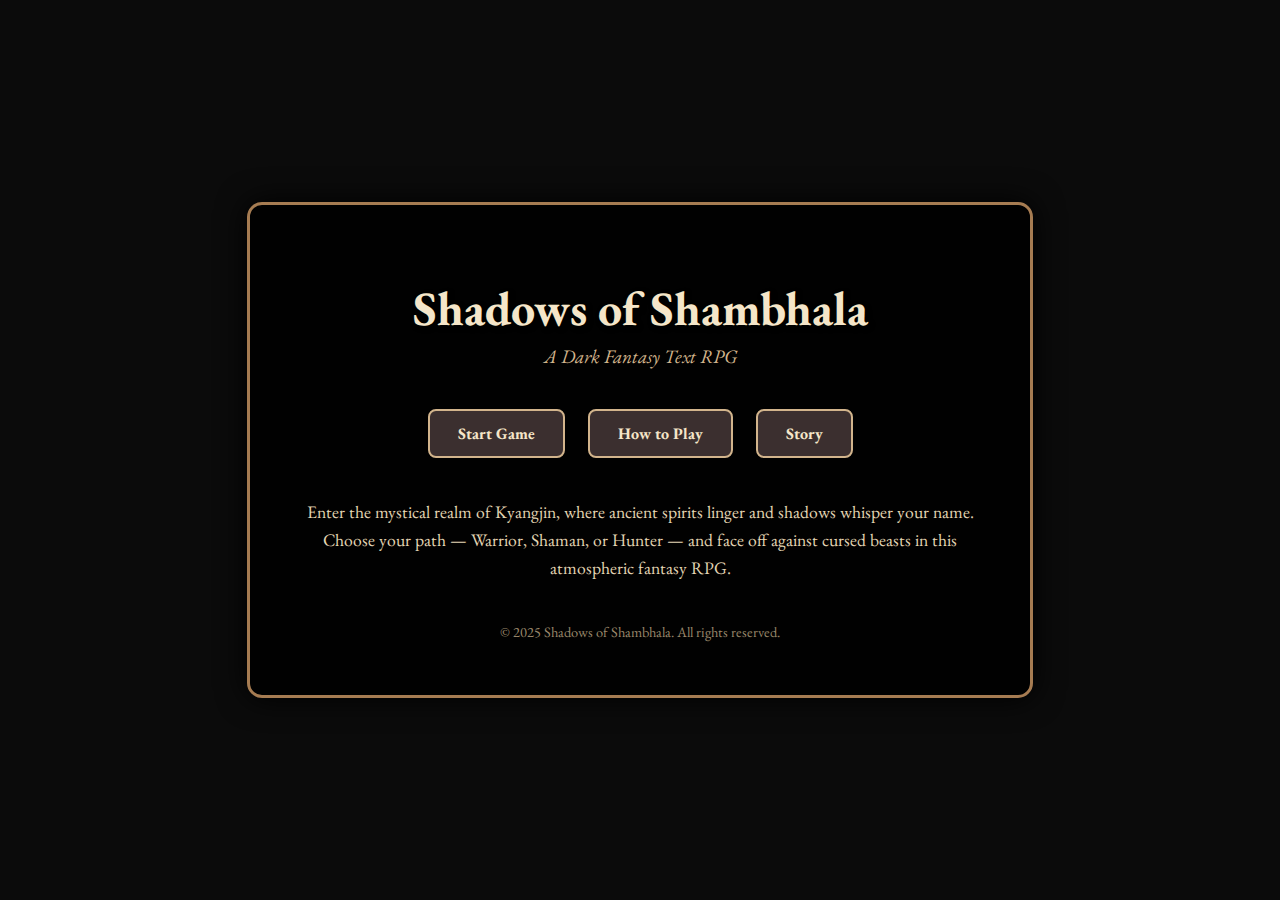
<file: html/index.html>
<!DOCTYPE html>
<html lang="en">
<head>
  <meta charset="UTF-8" />
  <meta name="viewport" content="width=device-width, initial-scale=1.0" />
  <title>Shadows of Shambhala</title>
  <link rel="stylesheet" href="../css/index.css" />
</head>
<body>
  <div class="container">
    <header>
      <h1>Shadows of Shambhala</h1>
      <p class="subtitle">A Dark Fantasy Text RPG</p>
    </header>

    <nav>
      <a href="game.html" class="btn">Start Game</a>
      <a href="about.html" class="btn">How to Play</a>
      <a href="story.html" class="btn">Story</a>
    </nav>

    <section class="intro">
      <p>
        Enter the mystical realm of Kyangjin, where ancient spirits linger and shadows whisper your name.
        Choose your path — Warrior, Shaman, or Hunter — and face off against cursed beasts in this atmospheric fantasy RPG.
      </p>
    </section>
   

    <footer>
      <p>&copy; 2025 Shadows of Shambhala. All rights reserved.</p>
    </footer>
  </div>
</body>
</html>
</file>
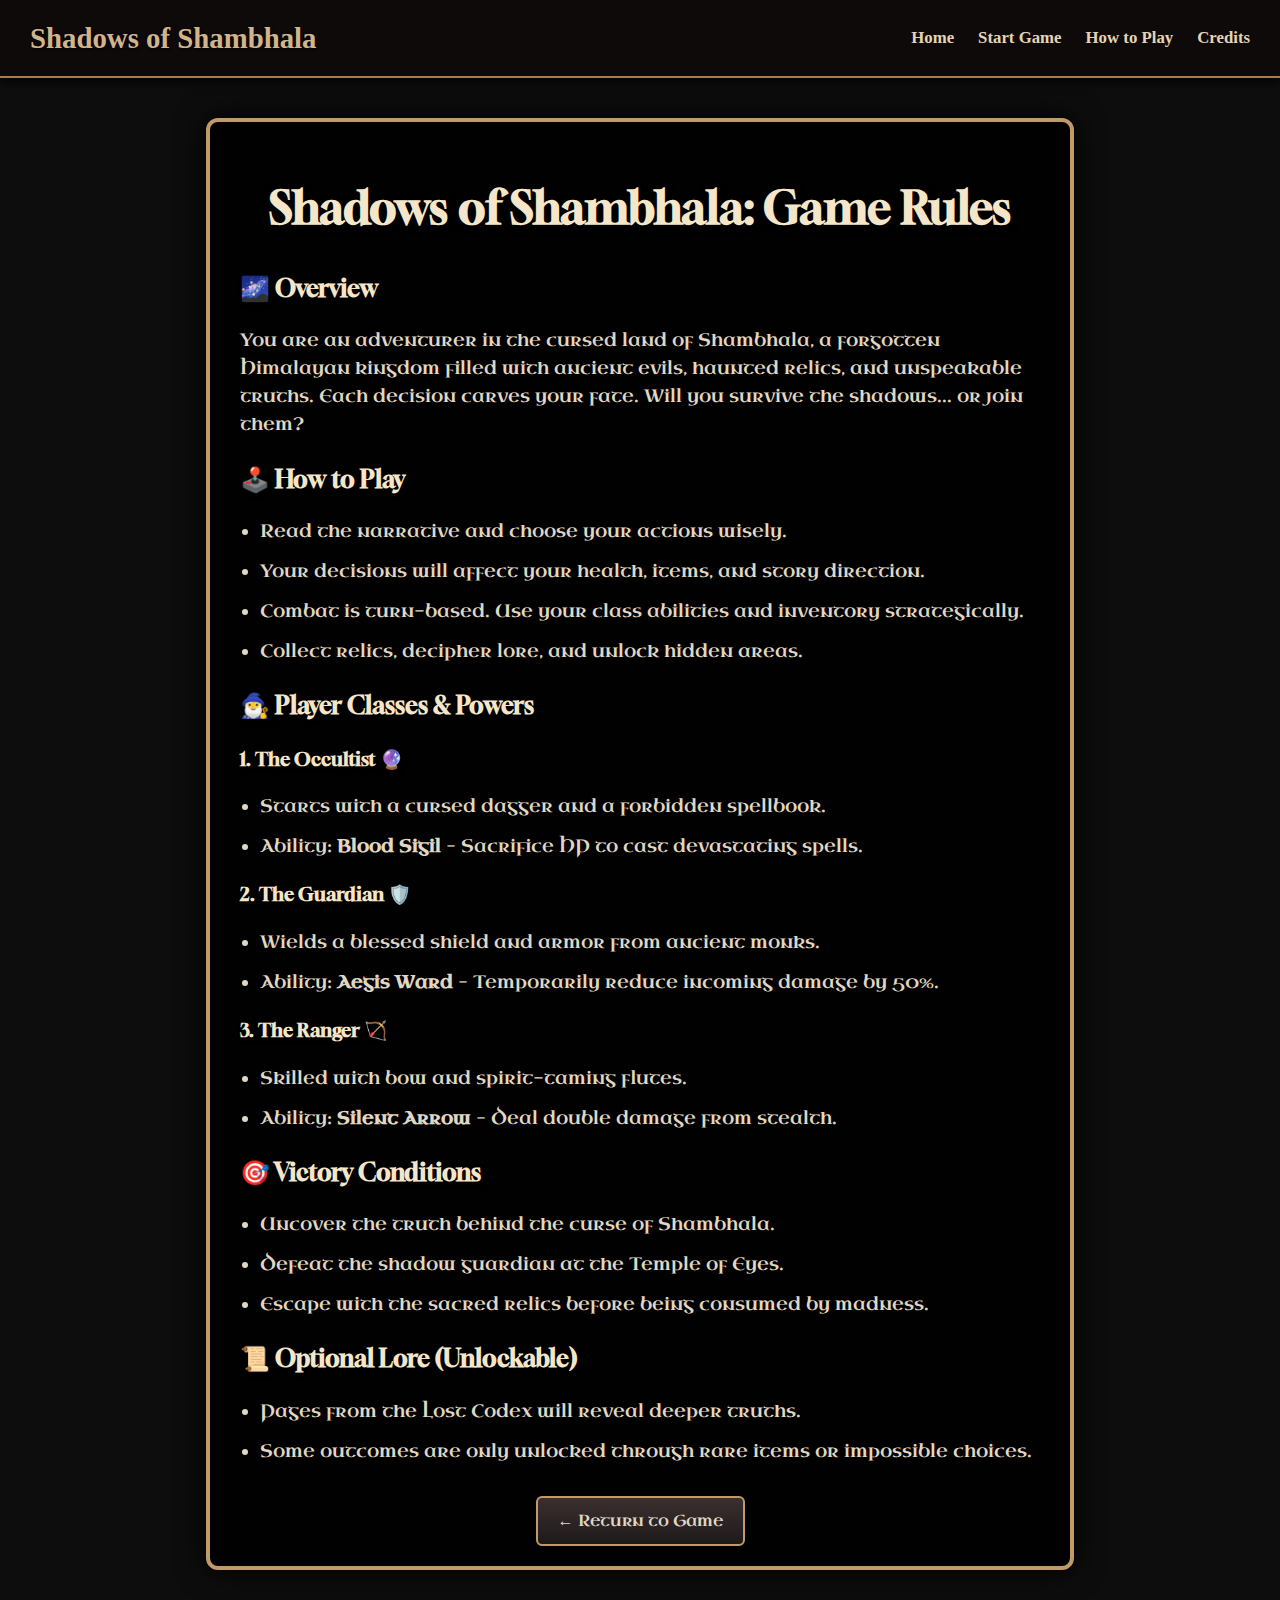
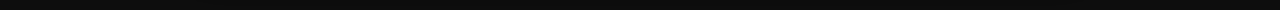
<file: about.html>
<!DOCTYPE html>
<html lang="en">
<head>
  <meta charset="UTF-8">
  <meta name="viewport" content="width=device-width, initial-scale=1">
  <title>Game Rules - Shadows of Shambhala</title>
  <!-- Import Gloock font -->
  <link href="https://fonts.googleapis.com/css2?family=Gloock&display=swap" rel="stylesheet">
  <link rel="stylesheet" href="about.css">
  <link rel="stylesheet" href="styles.css">
</head>
<body>
    <header class="navbar">
  <div class="nav-title">Shadows of Shambhala</div>
  <nav class="nav-links">
    <a href="index.html">Home</a>
    <a href="game.html">Start Game</a>
    <a href="rules.html">How to Play</a>
    <a href="credits.html">Credits</a>
  </nav>
</header>

  <div class="container">
    <h1>Shadows of Shambhala: Game Rules</h1>

    <h2>🌌 Overview</h2>
    <p>You are an adventurer in the cursed land of Shambhala, a forgotten Himalayan kingdom filled with ancient evils, haunted relics, and unspeakable truths. Each decision carves your fate. Will you survive the shadows... or join them?</p>

    <h2>🕹️ How to Play</h2>
    <ul>
      <li>Read the narrative and choose your actions wisely.</li>
      <li>Your decisions will affect your health, items, and story direction.</li>
      <li>Combat is turn-based. Use your class abilities and inventory strategically.</li>
      <li>Collect relics, decipher lore, and unlock hidden areas.</li>
    </ul>

    <h2>🧙‍♂️ Player Classes & Powers</h2>

    <h3>1. The Occultist 🔮</h3>
    <ul>
      <li>Starts with a cursed dagger and a forbidden spellbook.</li>
      <li>Ability: <strong>Blood Sigil</strong> – Sacrifice HP to cast devastating spells.</li>
    </ul>

    <h3>2. The Guardian 🛡️</h3>
    <ul>
      <li>Wields a blessed shield and armor from ancient monks.</li>
      <li>Ability: <strong>Aegis Ward</strong> – Temporarily reduce incoming damage by 50%.</li>
    </ul>

    <h3>3. The Ranger 🏹</h3>
    <ul>
      <li>Skilled with bow and spirit-taming flutes.</li>
      <li>Ability: <strong>Silent Arrow</strong> – Deal double damage from stealth.</li>
    </ul>

    <h2>🎯 Victory Conditions</h2>
    <ul>
      <li>Uncover the truth behind the curse of Shambhala.</li>
      <li>Defeat the shadow guardian at the Temple of Eyes.</li>
      <li>Escape with the sacred relics before being consumed by madness.</li>
    </ul>

    <h2>📜 Optional Lore (Unlockable)</h2>
    <ul>
      <li>Pages from the Lost Codex will reveal deeper truths.</li>
      <li>Some outcomes are only unlocked through rare items or impossible choices.</li>
    </ul>

    <a href="index.html" class="back-btn">← Return to Game</a>
  </div>
</body>
</html>
</file>
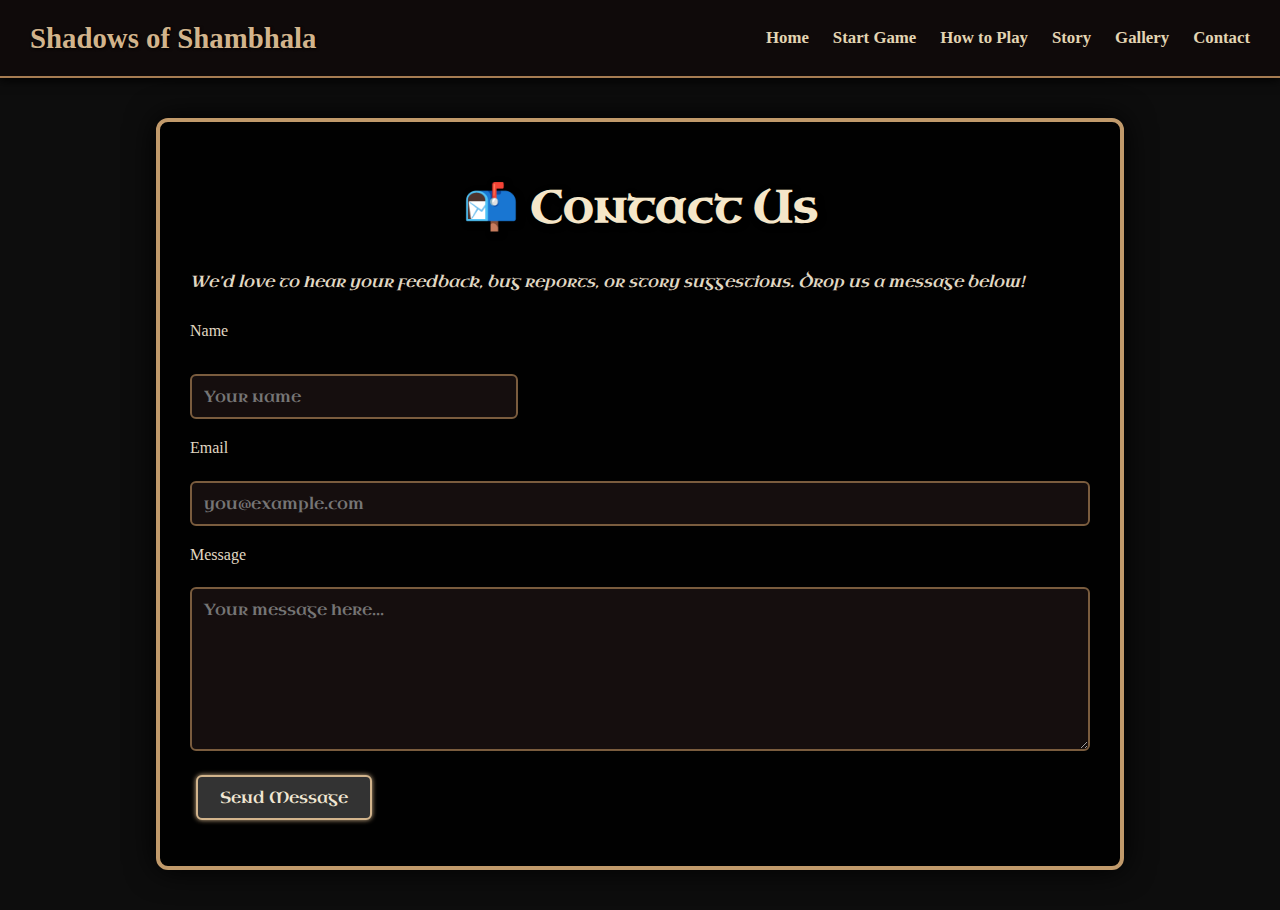
<file: contact.html>
<!DOCTYPE html>
<html lang="en">
<head>
  <meta charset="UTF-8" />
  <meta name="viewport" content="width=device-width, initial-scale=1.0"/>
  <title>Contact Us | Shadows of Shambhala</title>
  <link rel="stylesheet" href="styles.css" />
  <link rel="stylesheet" href="contact.css" />
</head>
<body>
  <header class="navbar">
    <div class="nav-title">Shadows of Shambhala</div>
    <nav class="nav-links">
      <a href="index.html">Home</a>
      <a href="game.html">Start Game</a>
      <a href="about.html">How to Play</a>
      <a href="story.html">Story</a>
      <a href="gallery.html">Gallery</a>
      <a href="contact.html">Contact</a>
    </nav>
  </header>

  <main id="game-container">
    <h1>📬 Contact Us</h1>
    <p>We’d love to hear your feedback, bug reports, or story suggestions. Drop us a message below!</p>

    <form id="contact-form" action="#" method="POST">
      <label for="name">Name</label>
      <input type="text" id="name" name="name" placeholder="Your name" required />

      <label for="email">Email</label>
      <input type="email" id="email" name="email" placeholder="you@example.com" required />

      <label for="message">Message</label>
      <textarea id="message" name="message" placeholder="Your message here..." required></textarea>

      <button type="submit" class="glow-button">Send Message</button>
    </form>
  </main>
</body>
</html>
</file>
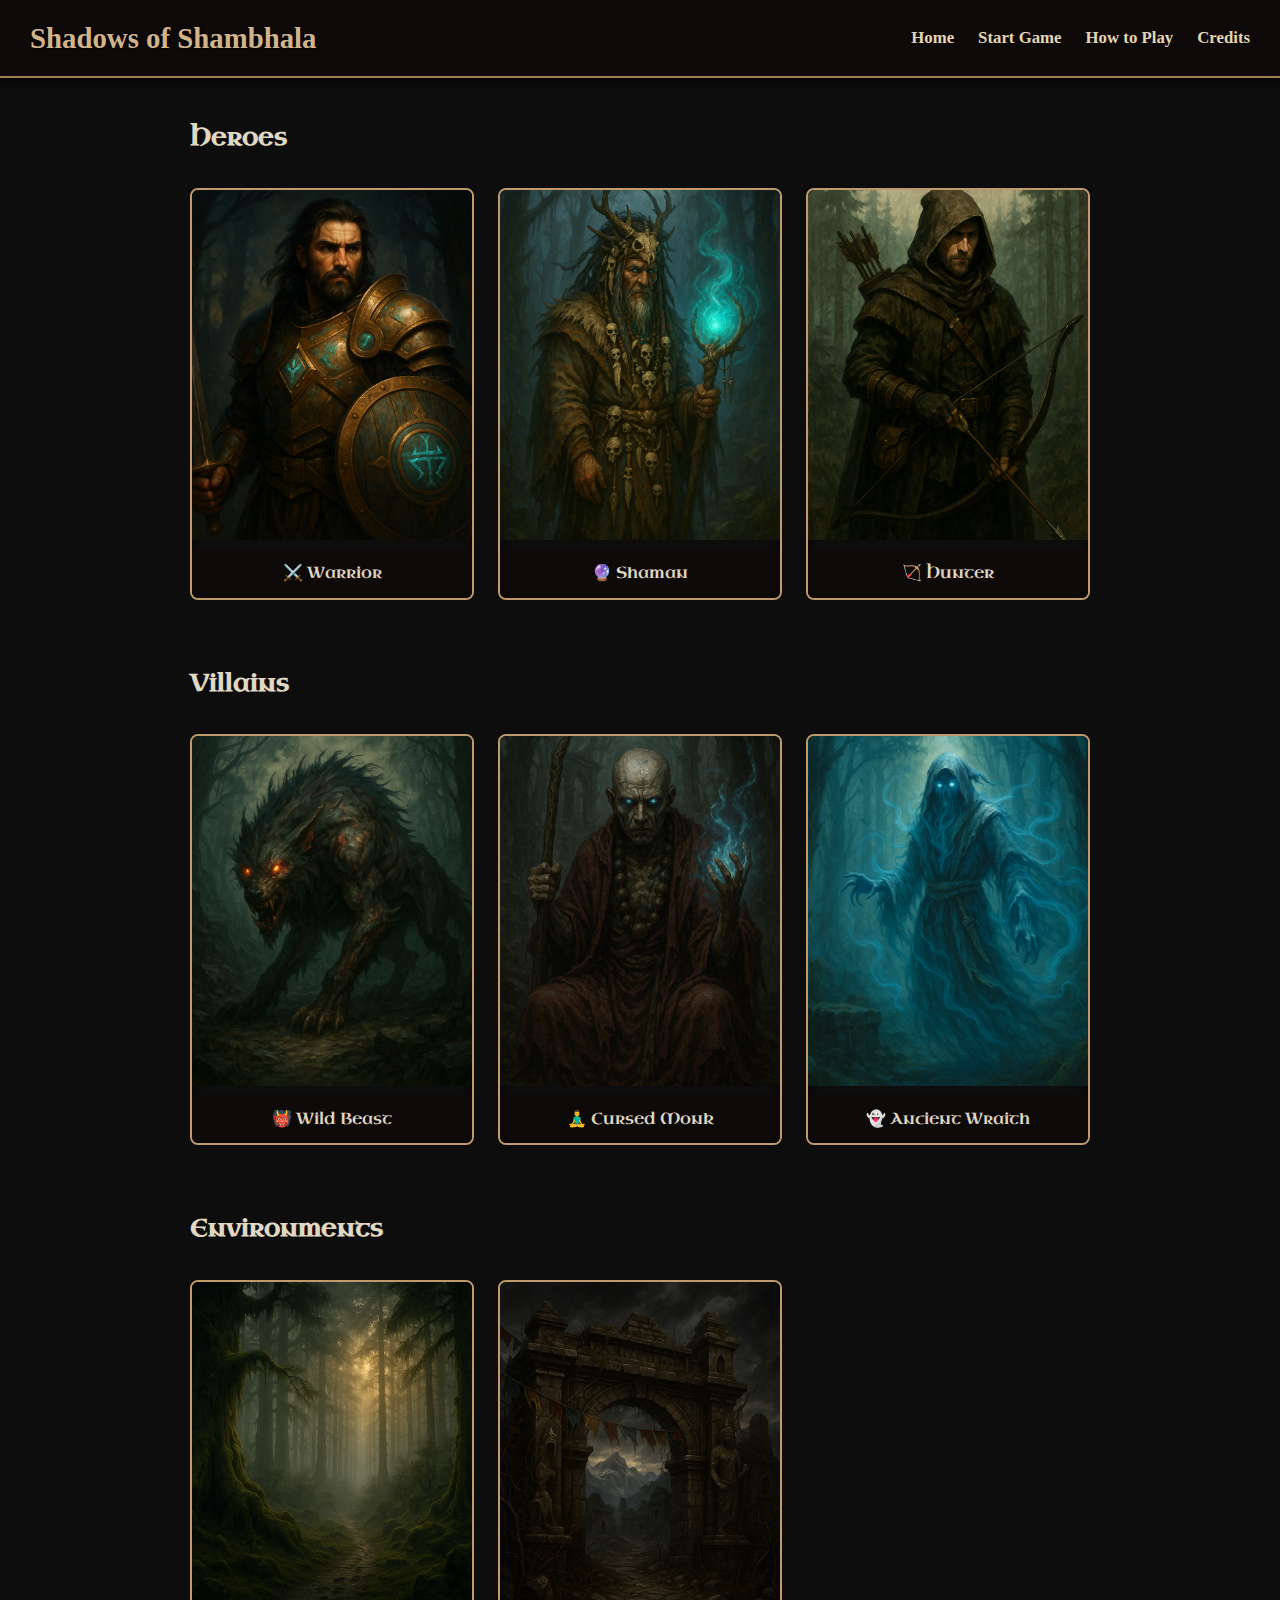
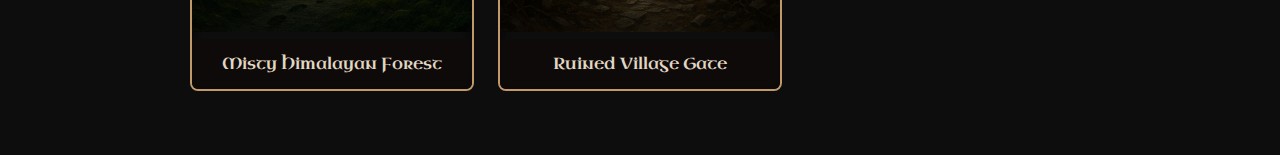
<file: gallery.html>
<!DOCTYPE html>
<html lang="en">
<head>
  <meta charset="UTF-8">
  <meta name="viewport" content="width=device-width,initial-scale=1">
  <title>Shadows of Shambhala Gallery</title>
  <link rel="stylesheet" href="gallery.css">
  <link rel="stylesheet" href="styles.css">
</head>
<body>
    <header class="navbar">
  <div class="nav-title">Shadows of Shambhala</div>
  <nav class="nav-links">
    <a href="index.html">Home</a>
    <a href="game.html">Start Game</a>
    <a href="about.html">How to Play</a>
    <a href="credits.html">Credits</a>
  </nav>
</header>

  <main class="gallery-container">
    <!-- Heroes Section -->
    <section>
      <h2>Heroes</h2>
      <div class="grid">
        <figure>
          <img src="assets/worriar.png" alt="Warrior Portrait">
          <figcaption>⚔️ Warrior</figcaption>
        </figure>
        <figure>
          <img src="assets/shaman.png" alt="Shaman Portrait">
          <figcaption>🔮 Shaman</figcaption>
        </figure>
        <figure>
          <img src="assets/hunter.png" alt="Hunter Portrait">
          <figcaption>🏹 Hunter</figcaption>
        </figure>
      </div>
    </section>

    <!-- Villains Section -->
    <section>
      <h2>Villains</h2>
      <div class="grid">
        <figure>
          <img src="assets/wildBeasr.png" alt="Wild Beast">
          <figcaption>👹 Wild Beast</figcaption>
        </figure>
        <figure>
          <img src="assets/cursedMonk.png" alt="Cursed Monk">
          <figcaption>🧘‍♂️ Cursed Monk</figcaption>
        </figure>
        <figure>
          <img src="assets/ancientWraith.png" alt="Ancient Wraith">
          <figcaption>👻 Ancient Wraith</figcaption>
        </figure>
      </div>
    </section>

    <!-- Environments Section -->
    <section>
      <h2>Environments</h2>
      <div class="grid">
        <figure>
          <img src="assets/gameimg1.png" alt="Misty Himalayan Forest">
          <figcaption>Misty Himalayan Forest</figcaption>
        </figure>
        <figure>
          <img src="assets/gameimg2.png" alt="Ruined Village Gate">
          <figcaption>Ruined Village Gate</figcaption>
        </figure>
        <!-- <figure>
          <img src="assets/images/temple-wraith.png" alt="Temple Wraith Battle">
          <figcaption>Spectral Wraith in Ruined Temple</figcaption>
        </figure> -->
      </div>
    </section>
  </main>
</body>
</html>
</file>
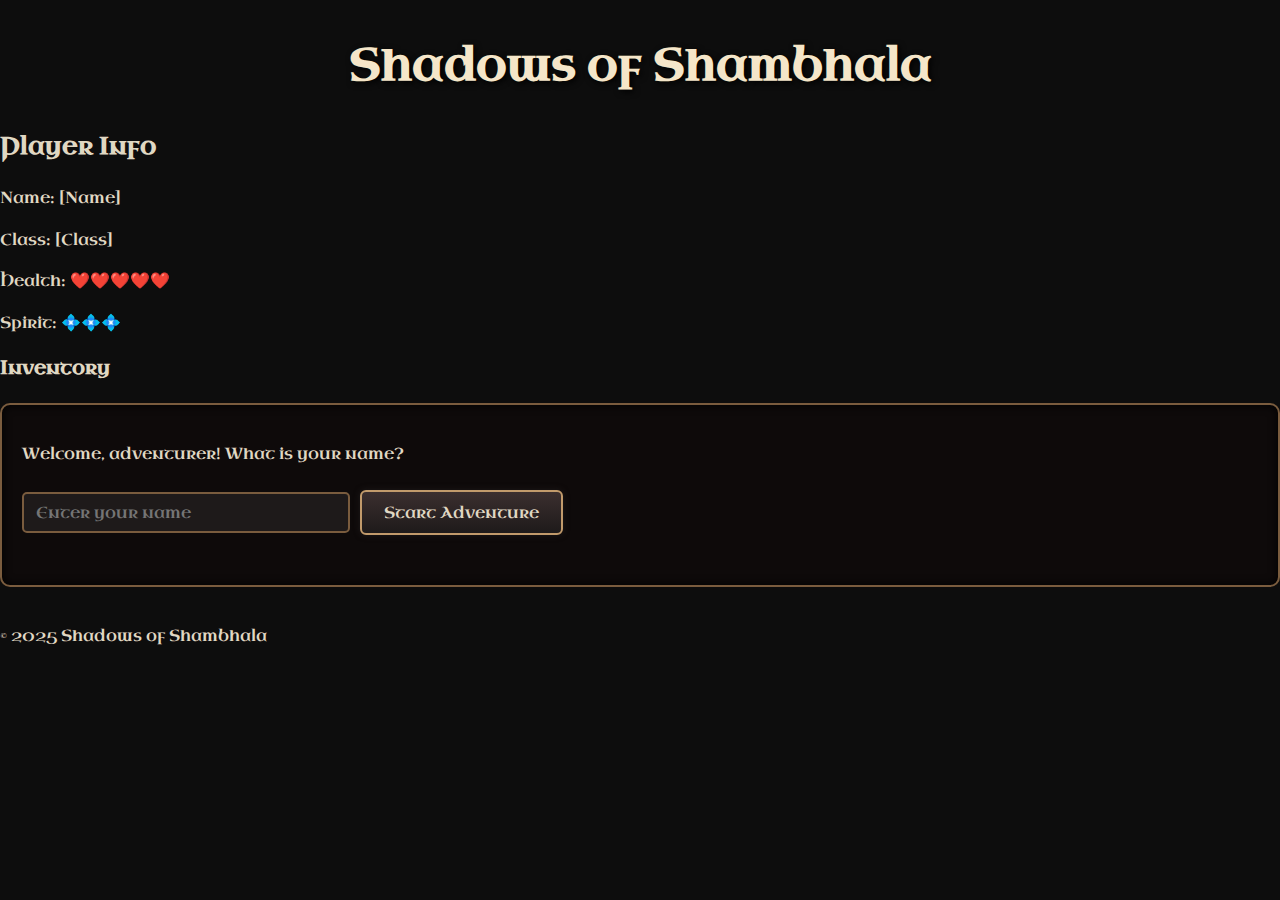
<file: game.html>
<!DOCTYPE html>
<html>
  <head>
    <title>Shadows of Shambhala</title>
    <!-- Link to CSS and JavaScript files -->
     <link rel="stylesheet" href="styles.css">
  </head>

  <body>
    
    <!-- 🌌 Header -->
    <header>
      <h1>Shadows of Shambhala</h1>
      <!-- Optional: Nav links (e.g., Archive, About, Contact) -->
    </header>

    <!-- 🌐 Main game area -->
    <main>

      <!-- 📊 Sidebar: Player Info -->
      <section id="player-stats">
        <h2>Player Info</h2>
        <p>Name: <span id="player-name">[Name]</span></p>
        <p>Class: <span id="player-class">[Class]</span></p>
        <p>Health: <span id="player-health">❤️❤️❤️❤️❤️</span></p>
        <p>Spirit: <span id="player-spirit">💠💠💠</span></p>
        <h3>Inventory</h3>
        <ul id="inventory-list">
          <!-- JS dynamically adds items here -->
        </ul>
      </section>

      <!-- 📖 Story and Choices -->
      <section id="game-area">

        <!-- 🧾 Story Text -->
        <div id="story-box">
          <p>
            <!-- Dynamic story text goes here -->
          </p>
        </div>

        <!-- 🔘 Choice Buttons -->
        <div id="choice-buttons">
          <!-- Buttons added via JavaScript -->
          <!-- Example:
          <button onclick="makeChoice('sneak')">Sneak through alleys</button>
          <button onclick="makeChoice('enter')">Enter the village</button>
          -->
        </div>

        <!-- ⚔️ Combat Menu (hidden by default) -->
        <div id="combat-menu">
          <button onclick="attackEnemy()">Attack</button>
          <button onclick="useItem()">Use Item</button>
          <button onclick="fleeBattle()">Flee</button>
        </div>

      </section>

    </main>

    <!-- 📜 Footer -->
    <footer>
      <p>&copy; 2025 Shadows of Shambhala</p>
    </footer>
    <script src="scripts.js"></script>
  </body>
</html>
</file>
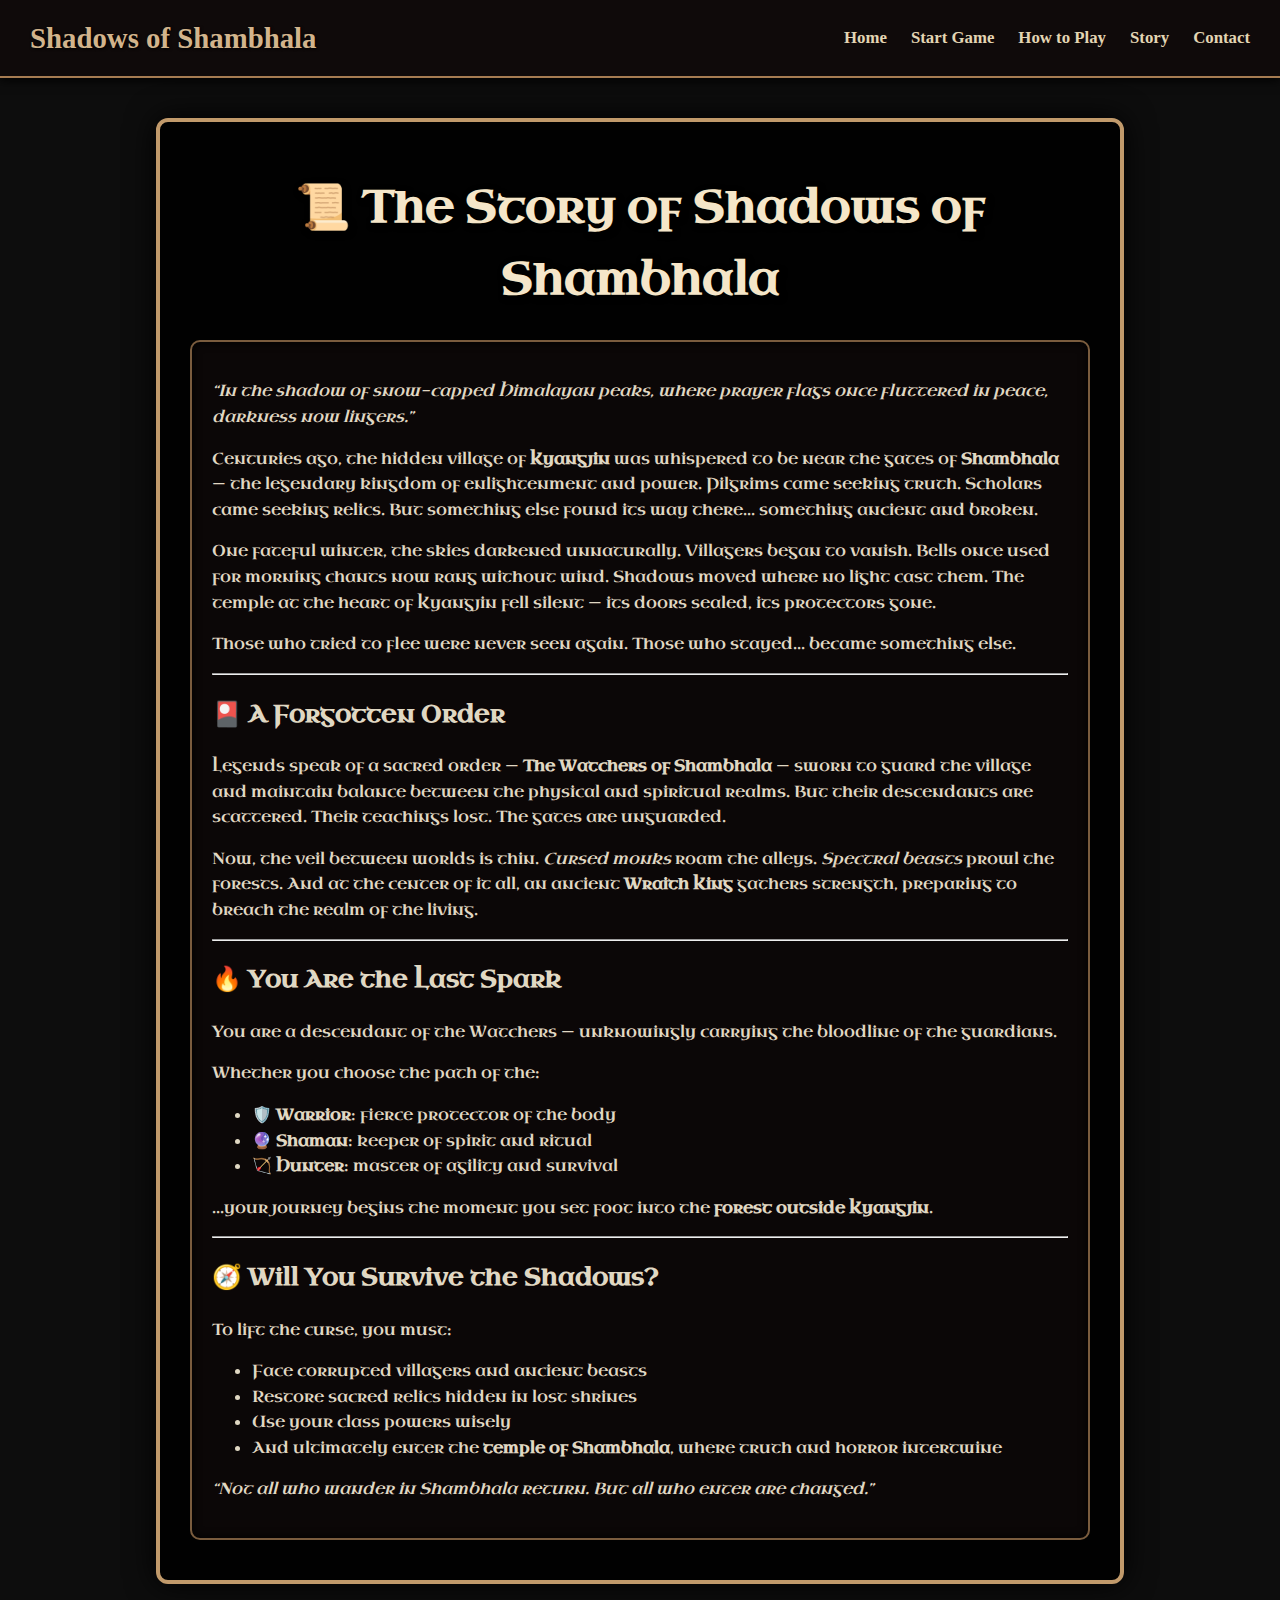
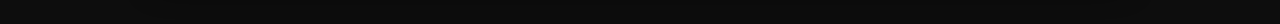
<file: story.html>
<!DOCTYPE html>
<html lang="en">
<head>
  <meta charset="UTF-8" />
  <title>Story | Shadows of Shambhala</title>
  <meta name="viewport" content="width=device-width, initial-scale=1.0" />
  <link rel="stylesheet" href="styles.css" />
</head>
<body>
     <header class="navbar">
  <div class="nav-title">Shadows of Shambhala</div>
  <nav class="nav-links">
    <a href="index.html">Home</a>
    <a href="game.html">Start Game</a>
    <a href="about.html">How to Play</a>
    <a href="story.html">Story</a>
    <a href="contact.html">Contact</a>
  </nav>
</header>
  <main id="game-container">
    <h1>📜 The Story of Shadows of Shambhala</h1>

    <section id="story-box" class="fade-in">
      <p><em>“In the shadow of snow-capped Himalayan peaks, where prayer flags once fluttered in peace, darkness now lingers.”</em></p>

      <p>Centuries ago, the hidden village of <strong>Kyangjin</strong> was whispered to be near the gates of <strong>Shambhala</strong> — the legendary kingdom of enlightenment and power. Pilgrims came seeking truth. Scholars came seeking relics. But something else found its way there... something ancient and broken.</p>

      <p>One fateful winter, the skies darkened unnaturally. Villagers began to vanish. Bells once used for morning chants now rang without wind. Shadows moved where no light cast them. The temple at the heart of Kyangjin fell silent — its doors sealed, its protectors gone.</p>

      <p>Those who tried to flee were never seen again. Those who stayed... became something else.</p>

      <hr />

      <h2>🎴 A Forgotten Order</h2>
      <p>Legends speak of a sacred order — <strong>The Watchers of Shambhala</strong> — sworn to guard the village and maintain balance between the physical and spiritual realms. But their descendants are scattered. Their teachings lost. The gates are unguarded.</p>

      <p>Now, the veil between worlds is thin. <em>Cursed monks</em> roam the alleys. <em>Spectral beasts</em> prowl the forests. And at the center of it all, an ancient <strong>Wraith King</strong> gathers strength, preparing to breach the realm of the living.</p>

      <hr />

      <h2>🔥 You Are the Last Spark</h2>
      <p>You are a descendant of the Watchers — unknowingly carrying the bloodline of the guardians.</p>

      <p>Whether you choose the path of the:</p>
      <ul>
        <li>🛡️ <strong>Warrior</strong>: fierce protector of the body</li>
        <li>🔮 <strong>Shaman</strong>: keeper of spirit and ritual</li>
        <li>🏹 <strong>Hunter</strong>: master of agility and survival</li>
      </ul>

      <p>...your journey begins the moment you set foot into the <strong>forest outside Kyangjin</strong>.</p>

      <hr />

      <h2>🧭 Will You Survive the Shadows?</h2>
      <p>To lift the curse, you must:</p>
      <ul>
        <li>Face corrupted villagers and ancient beasts</li>
        <li>Restore sacred relics hidden in lost shrines</li>
        <li>Use your class powers wisely</li>
        <li>And ultimately enter the <strong>temple of Shambhala</strong>, where truth and horror intertwine</li>
      </ul>

      <p class="glow-text"><em>“Not all who wander in Shambhala return. But all who enter are changed.”</em></p>
    </section>
  </main>
</body>
</html>
</file>
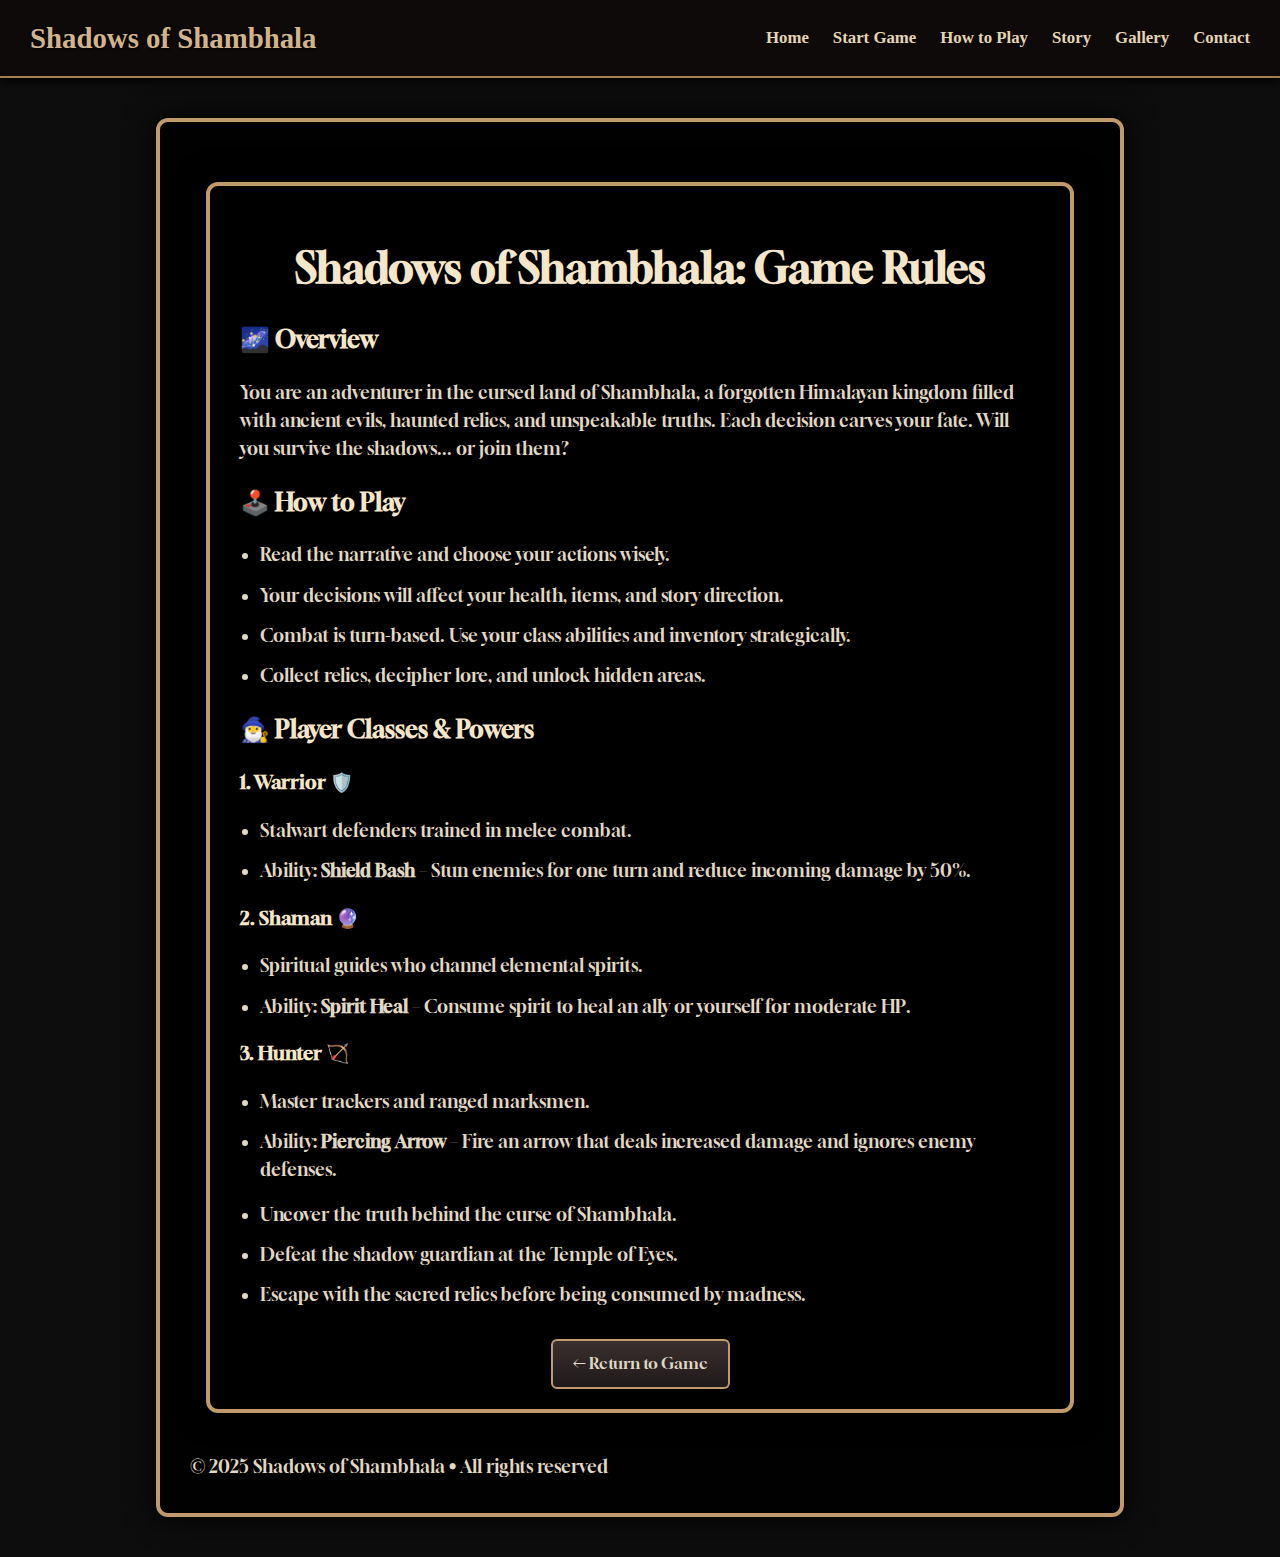
<file: html/about.html>
<!DOCTYPE html>
<html lang="en">
<head>
  <meta charset="UTF-8">
  <meta name="viewport" content="width=device-width, initial-scale=1">
  <title>Game Rules - Shadows of Shambhala</title>

  <link href="https://fonts.googleapis.com/css2?family=Gloock&display=swap" rel="stylesheet">
  <link rel="stylesheet" href="../css/styles.css">
  <link rel="stylesheet" href="../css/about.css">
</head>

<body>
  <header class="navbar">
    <div class="nav-title">Shadows of Shambhala</div>
    <nav class="nav-links">
      <a href="../index.html">Home</a>
      <a href="game.html">Start Game</a>
      <a href="about.html">How to Play</a>
      <a href="story.html">Story</a>
      <a href="gallery.html">Gallery</a>
      <a href="contact.html">Contact</a>
    </nav>
  </header>

  <div id="game-container">
    <div class="container">
      <h1>Shadows of Shambhala: Game Rules</h1>

      <h2>🌌 Overview</h2>
      <p>You are an adventurer in the cursed land of Shambhala, a forgotten Himalayan kingdom filled with ancient evils, haunted relics, and unspeakable truths. Each decision carves your fate. Will you survive the shadows... or join them?</p>

      <h2>🕹️ How to Play</h2>
      <ul>
        <li>Read the narrative and choose your actions wisely.</li>
        <li>Your decisions will affect your health, items, and story direction.</li>
        <li>Combat is turn-based. Use your class abilities and inventory strategically.</li>
        <li>Collect relics, decipher lore, and unlock hidden areas.</li>
      </ul>

      <h2>🧙‍♂️ Player Classes & Powers</h2>

      <h3>1. Warrior 🛡️</h3>
      <ul>
        <li>Stalwart defenders trained in melee combat.</li>
        <li>Ability: <strong>Shield Bash</strong> – Stun enemies for one turn and reduce incoming damage by 50%.</li>
      </ul>

      <h3>2. Shaman 🔮</h3>
      <ul>
        <li>Spiritual guides who channel elemental spirits.</li>
        <li>Ability: <strong>Spirit Heal</strong> – Consume spirit to heal an ally or yourself for moderate HP.</li>
      </ul>

      <h3>3. Hunter 🏹</h3>
      <ul>
        <li>Master trackers and ranged marksmen.</li>
        <li>Ability: <strong>Piercing Arrow</strong> – Fire an arrow that deals increased damage and ignores enemy defenses.</li>
      </ul>

      <ul>
        <li>Uncover the truth behind the curse of Shambhala.</li>
        <li>Defeat the shadow guardian at the Temple of Eyes.</li>
        <li>Escape with the sacred relics before being consumed by madness.</li>
      </ul>

      <a href="game.html" class="back-btn">← Return to Game</a>
    </div>

    <footer class="page-footer">
      <p>© 2025 Shadows of Shambhala • All rights reserved</p>
    </footer>
  </div>
</body>
</html>
</file>
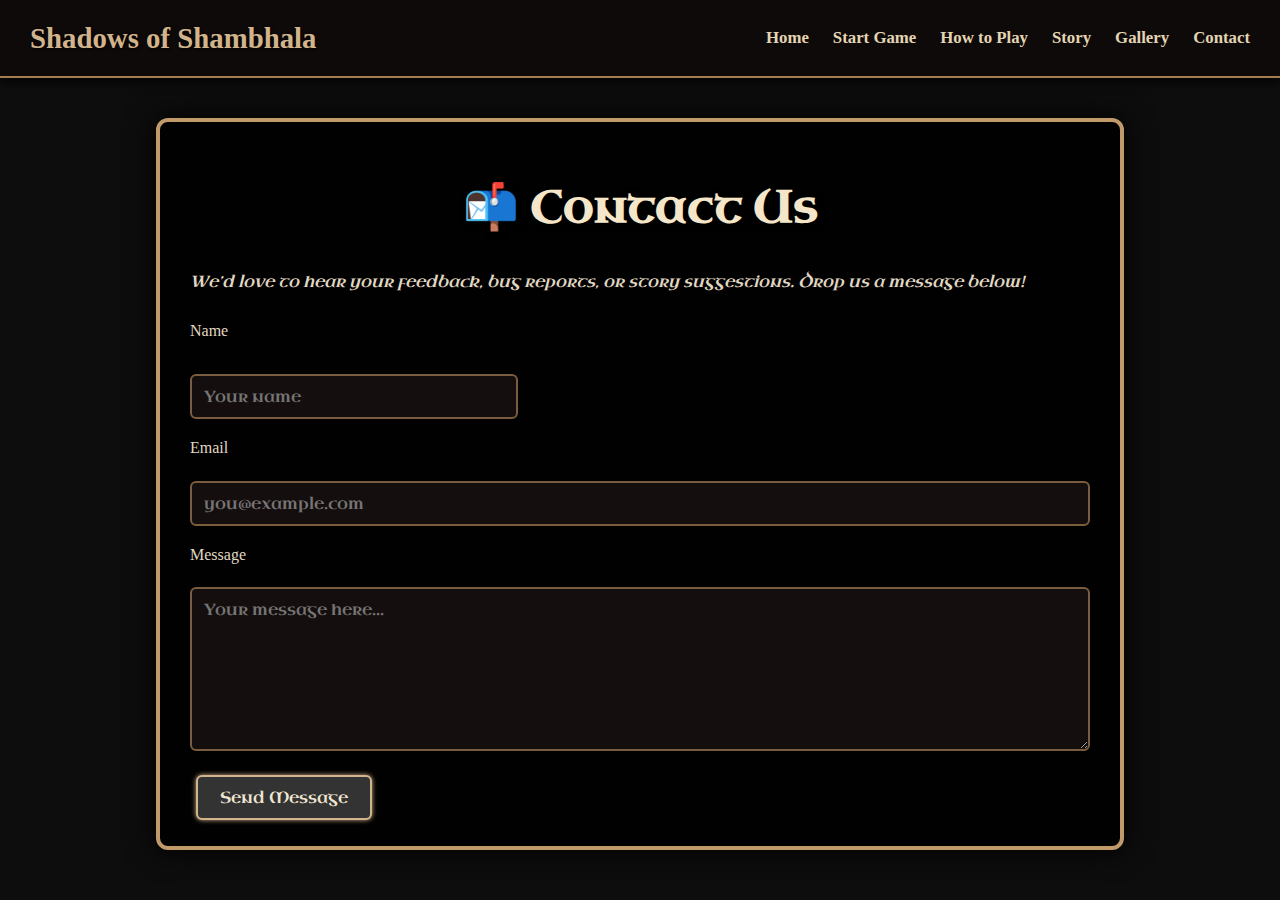
<file: html/contact.html>
<!DOCTYPE html>
<html lang="en">
<head>
  <meta charset="UTF-8" />
  <meta name="viewport" content="width=device-width, initial-scale=1.0"/>
  <title>Contact Us | Shadows of Shambhala</title>
  <link rel="stylesheet" href="../css/contact.css" />
  <link rel="stylesheet" href="../css/styles.css" />
</head>
<body>
  <header class="navbar">
    <div class="nav-title">Shadows of Shambhala</div>
    <nav class="nav-links">
      <a href="../index.html">Home</a>
      <a href="game.html">Start Game</a>
      <a href="about.html">How to Play</a>
      <a href="story.html">Story</a>
      <a href="gallery.html">Gallery</a>
      <a href="contact.html">Contact</a>
    </nav>
  </header>

  <main id="game-container">
    <h1>📬 Contact Us</h1>
    <p>We’d love to hear your feedback, bug reports, or story suggestions. Drop us a message below!</p>

    <form id="contact-form" action="#" method="POST">
      <label for="name">Name</label>
      <input type="text" id="name" name="name" placeholder="Your name" required />

      <label for="email">Email</label>
      <input type="email" id="email" name="email" placeholder="you@example.com" required />

      <label for="message">Message</label>
      <textarea id="message" name="message" placeholder="Your message here..." required></textarea>

      <button type="submit" class="glow-button">Send Message</button>
    </form>
  </main>
</body>
</html>
</file>
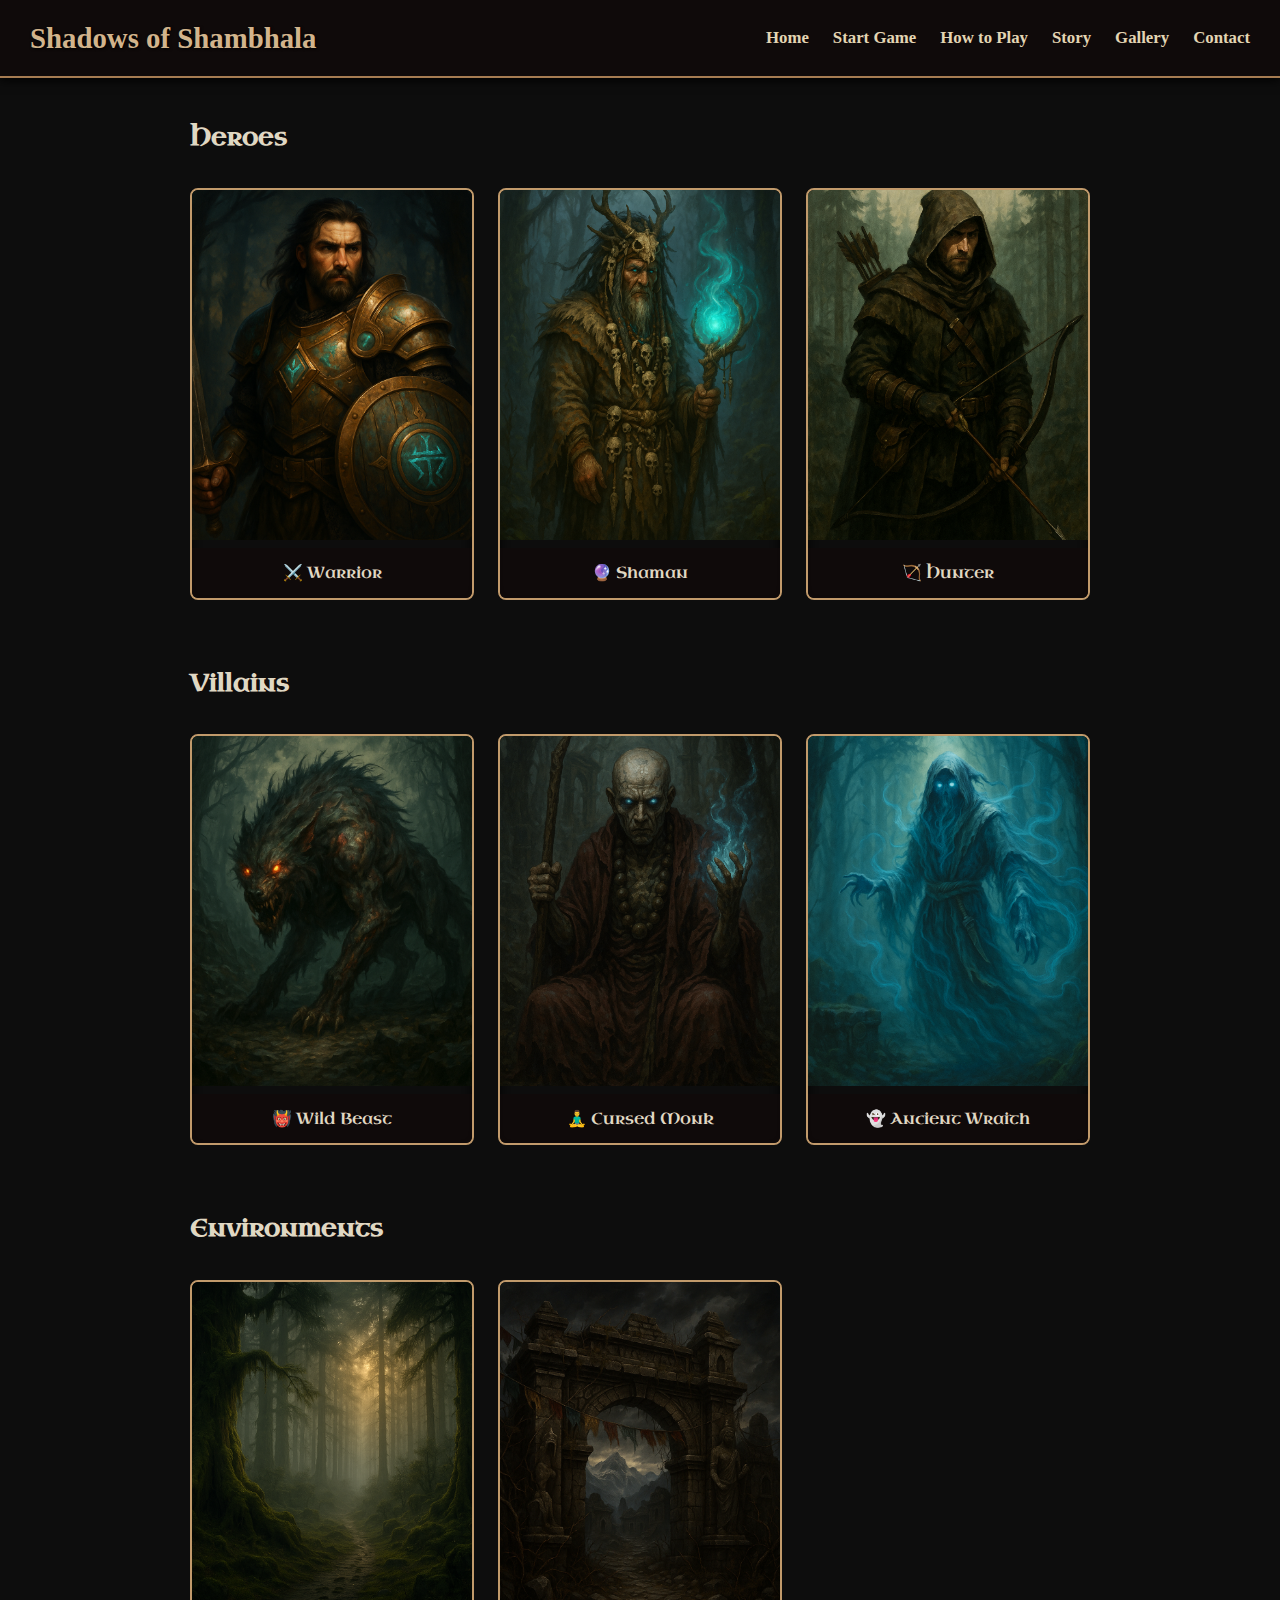
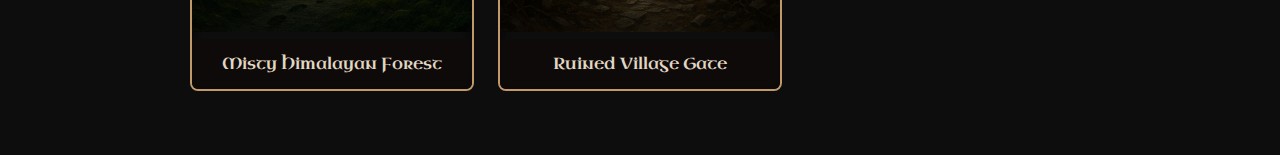
<file: html/gallery.html>
<!DOCTYPE html>
<html lang="en">
<head>
  <meta charset="UTF-8">
  <meta name="viewport" content="width=device-width,initial-scale=1">
  <title>Shadows of Shambhala Gallery</title>
  <link rel="stylesheet" href="../css/gallery.css">
  <link rel="stylesheet" href="../css/styles.css">
</head>
<body>
    <header class="navbar">
  <div class="nav-title">Shadows of Shambhala</div>
  <nav class="nav-links">
    <a href="../index.html">Home</a>
    <a href="game.html">Start Game</a>
    <a href="about.html">How to Play</a>
    <a href="story.html">Story</a>
    <a href="gallery.html">Gallery</a>
    <a href="contact.html">Contact</a>
  </nav>
</header>

  <main class="gallery-container">
    <!-- Heroes Section -->
    <section>
      <h2>Heroes</h2>
      <div class="grid">
        <figure>
          <img src="../assets/worriar.png" alt="Warrior Portrait">
          <figcaption>⚔️ Warrior</figcaption>
        </figure>
        <figure>
          <img src="../assets/shaman.png" alt="Shaman Portrait">
          <figcaption>🔮 Shaman</figcaption>
        </figure>
        <figure>
          <img src="../assets/hunter.png" alt="Hunter Portrait">
          <figcaption>🏹 Hunter</figcaption>
        </figure>
      </div>
    </section>

    <!-- Villains Section -->
    <section>
      <h2>Villains</h2>
      <div class="grid">
        <figure>
          <img src="../assets/wildBeasr.png" alt="Wild Beast">
          <figcaption>👹 Wild Beast</figcaption>
        </figure>
        <figure>
          <img src="../assets/cursedMonk.png" alt="Cursed Monk">
          <figcaption>🧘‍♂️ Cursed Monk</figcaption>
        </figure>
        <figure>
          <img src="../assets/ancientWraith.png" alt="Ancient Wraith">
          <figcaption>👻 Ancient Wraith</figcaption>
        </figure>
      </div>
    </section>

    <!-- Environments Section -->
    <section>
      <h2>Environments</h2>
      <div class="grid">
        <figure>
          <img src="../assets/gameimg1.png" alt="Misty Himalayan Forest">
          <figcaption>Misty Himalayan Forest</figcaption>
        </figure>
        <figure>
          <img src="../assets/gameimg2.png" alt="Ruined Village Gate">
          <figcaption>Ruined Village Gate</figcaption>
        </figure>
        <!-- <figure>
          <img src="assets/images/temple-wraith.png" alt="Temple Wraith Battle">
          <figcaption>Spectral Wraith in Ruined Temple</figcaption>
        </figure> -->
      </div>
    </section>
  </main>
</body>
</html>
</file>
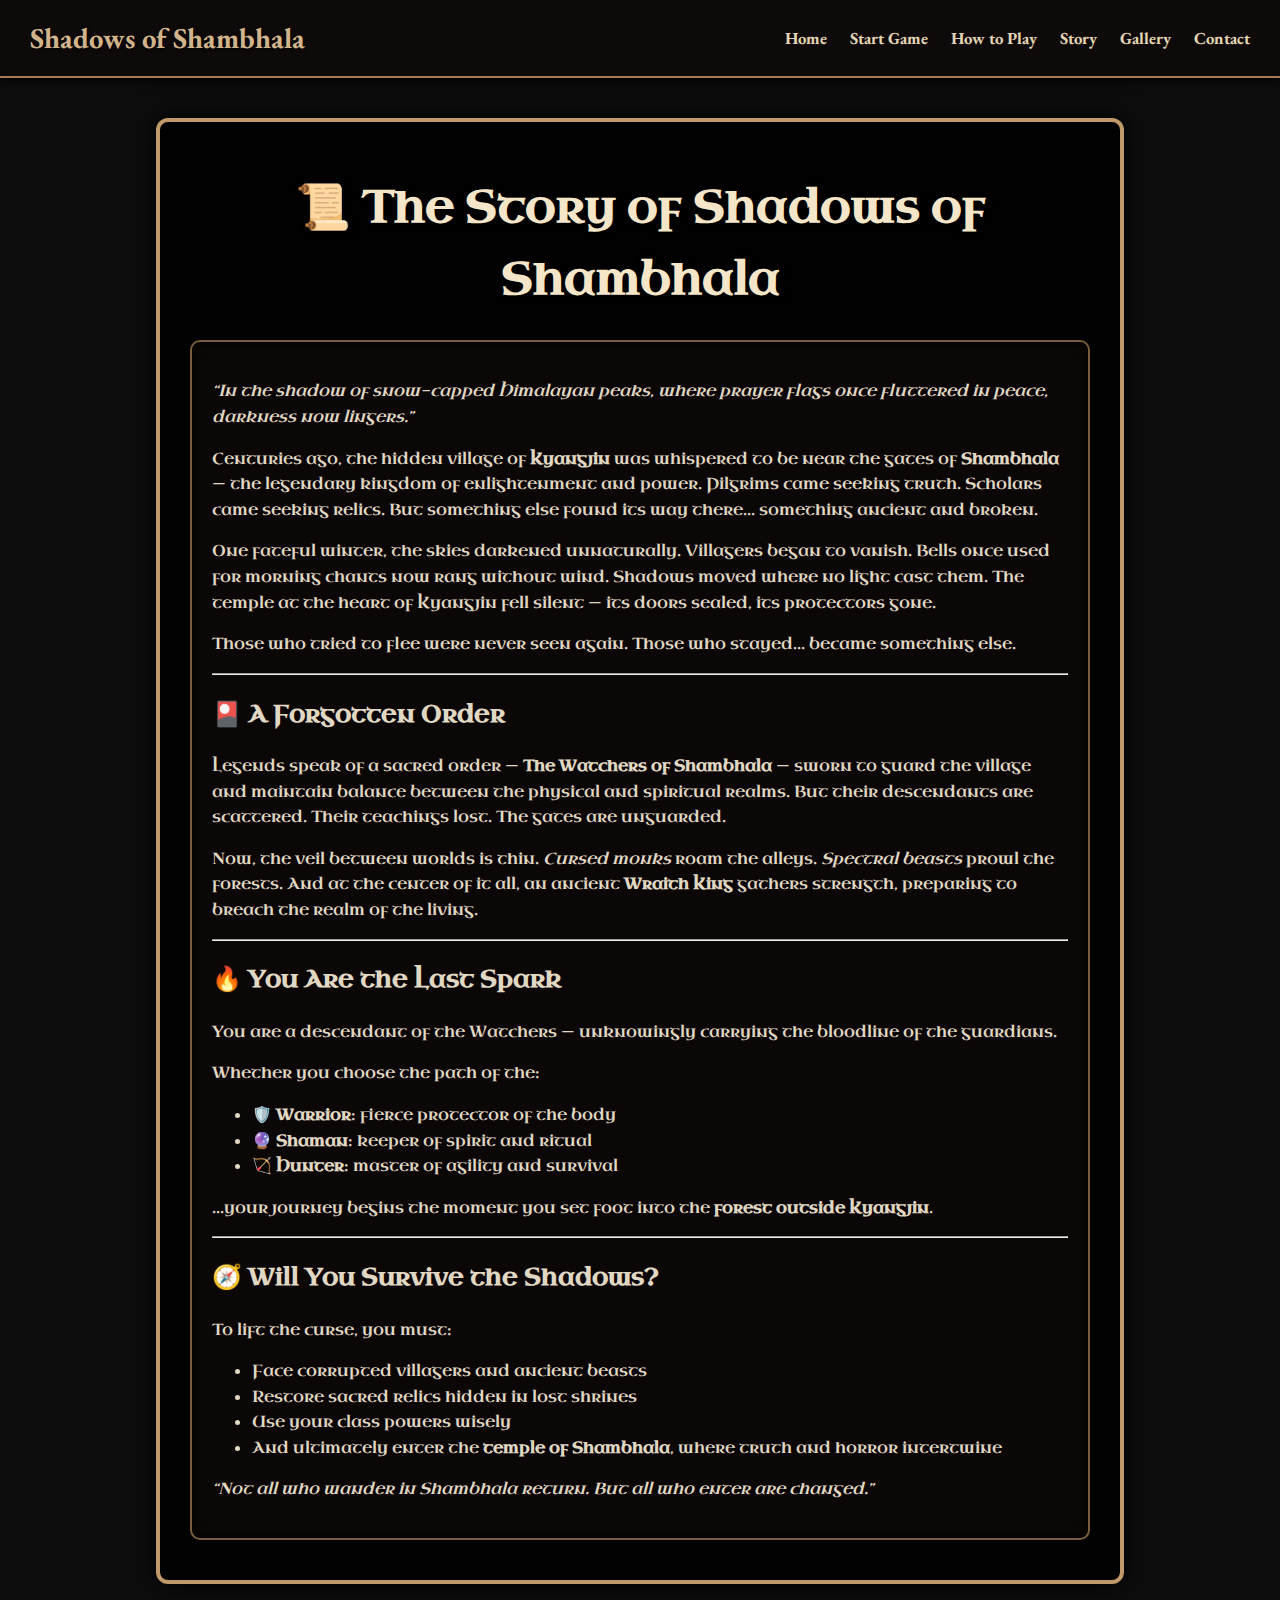
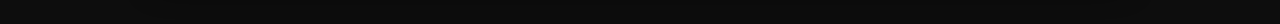
<file: html/story.html>
<!DOCTYPE html>
<html lang="en">
<head>
  <meta charset="UTF-8" />
  <meta name="viewport" content="width=device-width, initial-scale=1.0" />
  <title>Story | Shadows of Shambhala</title>

  <!-- Load main styles first, then story-specific overrides -->
  <link rel="stylesheet" href="../css/styles.css" />
  <link rel="stylesheet" href="../css/story.css" />

  <!-- Fonts -->
  <link href="https://fonts.googleapis.com/css2?family=Uncial+Antiqua&display=swap" rel="stylesheet" />
  <link href="https://fonts.googleapis.com/css2?family=EB+Garamond&display=swap" rel="stylesheet" />
</head>
<body>
  <header class="navbar">
    <div class="nav-title">Shadows of Shambhala</div>
    <nav class="nav-links">
      <a href="../index.html">Home</a>
      <a href="game.html">Start Game</a>
      <a href="about.html">How to Play</a>
      <a href="story.html" class="active">Story</a>
      <a href="gallery.html">Gallery</a>
      <a href="contact.html">Contact</a>
    </nav>
  </header>

  <main id="game-container">
    <h1>📜 The Story of Shadows of Shambhala</h1>

    <section id="story-box" class="fade-in">
      <p><em>“In the shadow of snow-capped Himalayan peaks, where prayer flags once fluttered in peace, darkness now lingers.”</em></p>

      <p>Centuries ago, the hidden village of <strong>Kyangjin</strong> was whispered to be near the gates of <strong>Shambhala</strong> — the legendary kingdom of enlightenment and power. Pilgrims came seeking truth. Scholars came seeking relics. But something else found its way there... something ancient and broken.</p>

      <p>One fateful winter, the skies darkened unnaturally. Villagers began to vanish. Bells once used for morning chants now rang without wind. Shadows moved where no light cast them. The temple at the heart of Kyangjin fell silent — its doors sealed, its protectors gone.</p>

      <p>Those who tried to flee were never seen again. Those who stayed... became something else.</p>

      <hr />

      <h2>🎴 A Forgotten Order</h2>
      <p>Legends speak of a sacred order — <strong>The Watchers of Shambhala</strong> — sworn to guard the village and maintain balance between the physical and spiritual realms. But their descendants are scattered. Their teachings lost. The gates are unguarded.</p>

      <p>Now, the veil between worlds is thin. <em>Cursed monks</em> roam the alleys. <em>Spectral beasts</em> prowl the forests. And at the center of it all, an ancient <strong>Wraith King</strong> gathers strength, preparing to breach the realm of the living.</p>

      <hr />

      <h2>🔥 You Are the Last Spark</h2>
      <p>You are a descendant of the Watchers — unknowingly carrying the bloodline of the guardians.</p>

      <p>Whether you choose the path of the:</p>
      <ul>
        <li>🛡️ <strong>Warrior</strong>: fierce protector of the body</li>
        <li>🔮 <strong>Shaman</strong>: keeper of spirit and ritual</li>
        <li>🏹 <strong>Hunter</strong>: master of agility and survival</li>
      </ul>

      <p>...your journey begins the moment you set foot into the <strong>forest outside Kyangjin</strong>.</p>

      <hr />

      <h2>🧭 Will You Survive the Shadows?</h2>
      <p>To lift the curse, you must:</p>
      <ul>
        <li>Face corrupted villagers and ancient beasts</li>
        <li>Restore sacred relics hidden in lost shrines</li>
        <li>Use your class powers wisely</li>
        <li>And ultimately enter the <strong>temple of Shambhala</strong>, where truth and horror intertwine</li>
      </ul>

      <p class="glow-text"><em>“Not all who wander in Shambhala return. But all who enter are changed.”</em></p>
    </section>
  </main>

</body>
</html>
</file>
<file: css/index.css>
@import url('https://fonts.googleapis.com/css2?family=EB+Garamond&display=swap');

body {
  margin: 0;
  padding: 0;
  font-family: 'EB Garamond', serif;
  background: url('https://www.transparenttextures.com/patterns/dark-wood.png');
  background-color: #0b0b0b;
  color: #f5e6c9;
  display: flex;
  justify-content: center;
  align-items: center;
  height: 100vh;
}

.container {
  max-width: 700px;
  padding: 40px;
  text-align: center;
  background: rgba(0, 0, 0, 0.85);
  border: 3px solid #a67c52;
  border-radius: 15px;
  box-shadow: 0 0 30px #000;
}

header h1 {
  font-size: 3em;
  color: #f5e6c9;
  text-shadow: 2px 2px 5px #000;
  margin-bottom: 0;
}

.subtitle {
  font-style: italic;
  font-size: 1.2em;
  margin-top: 5px;
  color: #d2b48c;
}

nav {
  margin: 30px 0;
}

.btn {
  display: inline-block;
  margin: 10px;
  padding: 12px 28px;
  background-color: #3b2f2f;
  color: #f5e6c9;
  border: 2px solid #d2b48c;
  border-radius: 8px;
  text-decoration: none;
  font-weight: bold;
  transition: all 0.3s ease;
}

.btn:hover {
  background-color: #5a3f2f;
  box-shadow: 0 0 10px #d2b48c;
  transform: scale(1.05);
}

.intro {
  font-size: 1.1em;
  margin: 20px auto;
  line-height: 1.6;
  color: #e3d5b3;
}

footer {
  margin-top: 40px;
  font-size: 0.9em;
  color: #99876a;
}
</file>
<file: about.css>
body {
    font-family: 'Gloock', serif;
    background: url('https://www.transparenttextures.com/patterns/dark-wood.png');
    background-color: #0d0d0d;
    color: #e0d8c3;
    margin: 0;
    padding: 0;
}

    .container {
      max-width: 800px;
      margin: 40px auto;
      padding: 20px 30px;
      background: rgba(0, 0, 0, 0.85);
      border: 4px solid #c19a6b;
      border-radius: 12px;
      box-shadow: 0 0 30px #000;
      animation: fadeIn 1.5s ease-in;
    }

    h1, h2, h3 {
      color: #f5e6c9;
      text-shadow: 2px 2px 4px #000;
      font-family: 'Gloock', serif;
    }

    h1 {
      text-align: center;
      font-size: 2.6em;
      margin-bottom: 20px;
    }

    p, li {
      font-size: 1.1em;
      margin-bottom: 12px;
      line-height: 1.6;
    }

    ul {
      padding-left: 20px;
    }

    .back-btn {
      display: block;
      margin: 30px auto 0;
      background: linear-gradient(to bottom, #3b2f2f, #1e1a1a);
      color: #e0d8c3;
      font-size: 16px;
      padding: 10px 20px;
      text-align: center;
      border: 2px solid #c19a6b;
      border-radius: 6px;
      text-decoration: none;
      transition: all 0.3s ease;
      width: fit-content;
    }

    .back-btn:hover {
      background: #5a3f2f;
      transform: scale(1.05);
      box-shadow: 0 0 10px #c19a6b;
    }

    @keyframes fadeIn {
      0% { opacity: 0; transform: translateY(20px); }
      100% { opacity: 1; transform: translateY(0); }
    }

    @media screen and (max-width: 600px) {
      h1 {
        font-size: 2em;
      }
      p, li {
        font-size: 1em;
      }
    }
</file>
<file: contact.css>
/* contact.css */

/* reuse your game-container spacing */
#game-container {
  padding-bottom: 40px;
}

/* Intro paragraph */
#game-container > p {
  margin-top: 0;
  margin-bottom: 1.5rem;
  font-style: italic;
}

/* Contact form layout */
#contact-form {
  display: flex;
  flex-direction: column;
  gap: 1rem;
  margin-top: 1rem;
}

/* Labels */
#contact-form label {
  font-family: 'EB Garamond', serif;
  font-size: 1rem;
  margin-bottom: 0.25rem;
}

/* Inputs & textarea */
#contact-form input,
#contact-form textarea {
  background: rgba(30, 20, 20, 0.7);
  border: 2px solid #7a5c3e;
  border-radius: 6px;
  padding: 10px 12px;
  color: #e0d8c3;
  font-family: 'Uncial Antiqua', serif;
  font-size: 1rem;
  resize: vertical;
}

/* Ensure textarea is a decent height */
#contact-form textarea {
  min-height: 140px;
}

/* Align submit button to the left */
#contact-form button {
  width: fit-content;
  margin-top: 0.5rem;
}

/* Mobile tweaks */
@media screen and (max-width: 480px) {
  #contact-form input,
  #contact-form textarea {
    font-size: 0.9rem;
    padding: 8px 10px;
  }
  #contact-form button {
    font-size: 0.9rem;
    padding: 8px 14px;
  }
}
</file>
<file: gallery.css>
/* gallery.css */
/* (place at end of your CSS folder, no core colors or fonts changed) */

/* Center the gallery inside your existing game-container */
.gallery-container {
  max-width: 900px;      /* match your other pages */
  margin: 2.5rem auto;   /* vertical padding + auto-center */
}

/* Section titles use your existing H2 styling, but ensure spacing */
.gallery-container section {
  margin-bottom: 3rem;
}
.gallery-container h2 {
  margin-bottom: 1rem;
}

/* Grid of cards, centered */
.gallery-container .grid {
  display: grid;
  grid-template-columns: repeat(auto-fill, minmax(280px, 1fr));
  gap: 1.5rem;
  justify-items: center;
}

/* Fix each card width */
.gallery-container figure {
  width: 280px;
  border-radius: 8px;
  overflow: hidden;
  background: inherit;   /* use same bg as your panels */
  border: 2px solid #c19a6b; /* same accent */
  box-shadow: 0 0 10px #000 inset;
  transition: transform 0.25s, box-shadow 0.25s;
}
.gallery-container figure:hover {
  transform: translateY(-5px);
  box-shadow: 0 0 20px #c19a6b inset;
}

/* Portrait orientation for all images */
.gallery-container figure img {
  width: 100%;
  height: 350px;
  object-fit: cover;
}

/* Caption matches your existing figcaption style */
.gallery-container figcaption {
  padding: 0.75rem;
  text-align: center;
  font-family: inherit;
  color: #e0d8c3;
  background: rgba(15,10,10,0.9);
}

.navbar {
  display: flex;
  justify-content: space-between;
  align-items: center;
  background: rgba(15, 10, 10, 0.9);
  border-bottom: 2px solid #a67c52;
  padding: 15px 30px;
  font-family: 'EB Garamond', serif;
  color: #f5e6c9;
  box-shadow: 0 2px 10px #000;
}

.nav-title {
  font-size: 1.8em;
  font-weight: bold;
  color: #d2b48c;
  text-shadow: 1px 1px 3px #000;
}

.nav-links a {
  margin-left: 20px;
  text-decoration: none;
  color: #e3d5b3;
  font-weight: bold;
  font-size: 1.05em;
  transition: color 0.2s ease, transform 0.2s ease;
}

.nav-links a:hover {
  color: #f0e6d2;
  transform: scale(1.05);
}
</file>
<file: css/about.css>
body {
    font-family: 'Gloock', serif;
    background: url('https://www.transparenttextures.com/patterns/dark-wood.png');
    background-color: #0d0d0d;
    color: #e0d8c3;
    margin: 0;
    padding: 0;
}

    .container {
      max-width: 800px;
      margin: 40px auto;
      padding: 20px 30px;
      background: rgba(0, 0, 0, 0.85);
      border: 4px solid #c19a6b;
      border-radius: 12px;
      box-shadow: 0 0 30px #000;
      animation: fadeIn 1.5s ease-in;
    }

    h1, h2, h3 {
      color: #f5e6c9;
      text-shadow: 2px 2px 4px #000;
      font-family: 'Gloock', serif;
    }

    h1 {
      text-align: center;
      font-size: 2.6em;
      margin-bottom: 20px;
    }

    p, li {
      font-size: 1.1em;
      margin-bottom: 12px;
      line-height: 1.6;
    }

    ul {
      padding-left: 20px;
    }

    .back-btn {
      display: block;
      margin: 30px auto 0;
      background: linear-gradient(to bottom, #3b2f2f, #1e1a1a);
      color: #e0d8c3;
      font-size: 16px;
      padding: 10px 20px;
      text-align: center;
      border: 2px solid #c19a6b;
      border-radius: 6px;
      text-decoration: none;
      transition: all 0.3s ease;
      width: fit-content;
    }

    .back-btn:hover {
      background: #5a3f2f;
      transform: scale(1.05);
      box-shadow: 0 0 10px #c19a6b;
    }

    @keyframes fadeIn {
      0% { opacity: 0; transform: translateY(20px); }
      100% { opacity: 1; transform: translateY(0); }
    }

    @media screen and (max-width: 600px) {
      h1 {
        font-size: 2em;
      }
      p, li {
        font-size: 1em;
      }
    }
</file>
<file: css/contact.css>
/* contact.css */

/* reuse your game-container spacing */
#game-container {
  padding-bottom: 40px;
}

/* Intro paragraph */
#game-container > p {
  margin-top: 0;
  margin-bottom: 1.5rem;
  font-style: italic;
}

/* Contact form layout */
#contact-form {
  display: flex;
  flex-direction: column;
  gap: 1rem;
  margin-top: 1rem;
}

/* Labels */
#contact-form label {
  font-family: 'EB Garamond', serif;
  font-size: 1rem;
  margin-bottom: 0.25rem;
}

/* Inputs & textarea */
#contact-form input,
#contact-form textarea {
  background: rgba(30, 20, 20, 0.7);
  border: 2px solid #7a5c3e;
  border-radius: 6px;
  padding: 10px 12px;
  color: #e0d8c3;
  font-family: 'Uncial Antiqua', serif;
  font-size: 1rem;
  resize: vertical;
}

/* Ensure textarea is a decent height */
#contact-form textarea {
  min-height: 140px;
}

/* Align submit button to the left */
#contact-form button {
  width: fit-content;
  margin-top: 0.5rem;
}

/* Mobile tweaks */
@media screen and (max-width: 480px) {
  #contact-form input,
  #contact-form textarea {
    font-size: 0.9rem;
    padding: 8px 10px;
  }
  #contact-form button {
    font-size: 0.9rem;
    padding: 8px 14px;
  }
}
</file>
<file: css/gallery.css>
/* gallery.css */
/* (place at end of your CSS folder, no core colors or fonts changed) */

/* Center the gallery inside your existing game-container */
.gallery-container {
  max-width: 900px;      /* match your other pages */
  margin: 2.5rem auto;   /* vertical padding + auto-center */
}

/* Section titles use your existing H2 styling, but ensure spacing */
.gallery-container section {
  margin-bottom: 3rem;
}
.gallery-container h2 {
  margin-bottom: 1rem;
}

/* Grid of cards, centered */
.gallery-container .grid {
  display: grid;
  grid-template-columns: repeat(auto-fill, minmax(280px, 1fr));
  gap: 1.5rem;
  justify-items: center;
}

/* Fix each card width */
.gallery-container figure {
  width: 280px;
  border-radius: 8px;
  overflow: hidden;
  background: inherit;   /* use same bg as your panels */
  border: 2px solid #c19a6b; /* same accent */
  box-shadow: 0 0 10px #000 inset;
  transition: transform 0.25s, box-shadow 0.25s;
}
.gallery-container figure:hover {
  transform: translateY(-5px);
  box-shadow: 0 0 20px #c19a6b inset;
}

/* Portrait orientation for all images */
.gallery-container figure img {
  width: 100%;
  height: 350px;
  object-fit: cover;
}

/* Caption matches your existing figcaption style */
.gallery-container figcaption {
  padding: 0.75rem;
  text-align: center;
  font-family: inherit;
  color: #e0d8c3;
  background: rgba(15,10,10,0.9);
}

.navbar {
  display: flex;
  justify-content: space-between;
  align-items: center;
  background: rgba(15, 10, 10, 0.9);
  border-bottom: 2px solid #a67c52;
  padding: 15px 30px;
  font-family: 'EB Garamond', serif;
  color: #f5e6c9;
  box-shadow: 0 2px 10px #000;
}

.nav-title {
  font-size: 1.8em;
  font-weight: bold;
  color: #d2b48c;
  text-shadow: 1px 1px 3px #000;
}

.nav-links a {
  margin-left: 20px;
  text-decoration: none;
  color: #e3d5b3;
  font-weight: bold;
  font-size: 1.05em;
  transition: color 0.2s ease, transform 0.2s ease;
}

.nav-links a:hover {
  color: #f0e6d2;
  transform: scale(1.05);
}
</file>
<file: css/story.css>
/* about.css */

/* ===== Container Overrides ===== */
.container {
  max-width: 800px;
  margin: 40px auto;
  padding: 20px 30px;
  background: rgba(0, 0, 0, 0.8);
  border: 3px solid #c19a6b;
  border-radius: 10px;
  box-shadow: 0 0 20px #000;
}

/* ===== Section Headings ===== */
.container h2 {
  font-family: 'Gloock', serif;
  font-size: 1.8em;
  margin-top: 1.5em;
  color: #f5e6c9;
  border-left: 4px solid #c19a6b;
  padding-left: 0.5em;
}

/* ===== Sub-Headings (Classes) ===== */
.container h3 {
  font-family: 'Gloock', serif;
  font-size: 1.4em;
  margin: 1em 0 0.5em;
  color: #e0d8c3;
}

/* ===== Paragraphs & Lists ===== */
.container p,
.container ul {
  font-family: 'Uncial Antiqua', serif;
  font-size: 1.05em;
  line-height: 1.6;
  margin: 0.75em 0;
}

.container ul {
  padding-left: 1.2em;
  list-style: disc inside;
}

/* ===== Return Button ===== */
.back-btn {
  display: inline-block;
  margin: 30px auto 0;
  background: linear-gradient(to bottom, #3b2f2f, #1e1a1a);
  color: #e0d8c3;
  font-family: 'Uncial Antiqua', serif;
  font-size: 1em;
  padding: 10px 18px;
  text-decoration: none;
  border: 2px solid #c19a6b;
  border-radius: 6px;
  transition: transform 0.2s ease, box-shadow 0.2s ease;
}
.back-btn:hover {
  background: #5a3f2f;
  transform: scale(1.05);
  box-shadow: 0 0 10px #c19a6b;
}

/* ===== Footer Styling ===== */
.page-footer {
  margin-top: 40px;
  padding: 15px 0;
  background: rgba(15, 10, 10, 0.7);
  border-top: 2px solid #7a5c3e;
  text-align: center;
  font-size: 0.9em;
  color: #cfc3a0;
}
.page-footer p {
  margin: 0;
  letter-spacing: 0.5px;
}

/* ===== Responsive ===== */
@media (max-width: 768px) {
  .container {
    margin: 20px 10px;
    padding: 15px 20px;
  }
  .container h2 {
    font-size: 1.6em;
  }
  .container p,
  .container li {
    font-size: 1em;
  }
  .back-btn {
    font-size: 0.95em;
    padding: 8px 16px;
  }
}

@media (max-width: 480px) {
  .container h1 {
    font-size: 2em;
  }
  .container h2 {
    font-size: 1.4em;
  }
  .back-btn {
    padding: 6px 12px;
  }
}
</file>
<file: styles.css>
/* ===== Import Fantasy Font ===== */
@import url('https://fonts.googleapis.com/css2?family=Uncial+Antiqua&display=swap');

/* ===== Base Reset & Body Styling ===== */
body {
  font-family: 'Uncial Antiqua', serif;
  background: url('https://www.transparenttextures.com/patterns/dark-wood.png');
  background-color: #0d0d0d;
  color: #e0d8c3;
  margin: 0;
  padding: 0;
  line-height: 1.6;
  cursor: url('https://cur.cursors-4u.net/games/gam-10/gam919.cur'), auto;
}

/* ===== Game Container Styling ===== */
#game-container {
  max-width: 900px;
  margin: 40px auto;
  padding: 20px 30px;
  background: rgba(0, 0, 0, 0.85);
  border: 4px solid #c19a6b;
  border-radius: 12px;
  box-shadow: 0 0 30px #000;
  animation: fadeIn 1.5s ease-in;
}

/* ===== Title ===== */
h1 {
  text-align: center;
  color: #f5e6c9;
  font-size: 2.8em;
  margin-bottom: 25px;
  text-shadow: 2px 2px 6px #000;
}

/* ===== Player Info Styling ===== */
#player-info {
  display: flex;
  flex-wrap: wrap;
  justify-content: space-between;
  gap: 10px;
  background: rgba(40, 30, 20, 0.7);
  border: 2px solid #555;
  padding: 15px;
  border-radius: 8px;
  font-size: 1.1em;
}

/* ===== Story Text Box ===== */
#story-box {
  background: rgba(15, 10, 10, 0.75);
  padding: 20px;
  border: 2px solid #7a5c3e;
  border-radius: 10px;
  min-height: 140px;
  margin-bottom: 20px;
  box-shadow: inset 0 0 10px #000;
}

/* ===== Buttons ===== */
button, .glow-button {
  background: linear-gradient(to bottom, #3b2f2f, #1e1a1a);
  color: #e0d8c3;
  border: 2px solid #c19a6b;
  padding: 10px 22px;
  margin: 6px;
  font-family: 'Uncial Antiqua', serif;
  font-size: 16px;
  border-radius: 6px;
  cursor: pointer;
  transition: all 0.25s ease;
  box-shadow: 0 0 6px #1e1a1a;
}

button:hover, .glow-button:hover {
  background: #5a3f2f;
  transform: scale(1.06);
  box-shadow: 0 0 15px #c19a6b;
}

/* ===== Glow Button (special) ===== */
.glow-button {
  background: #333;
  color: #f0e6d2;
  border: 2px solid #d2b48c;
  box-shadow: 0 0 5px #d2b48c;
}

.glow-button:hover {
  background-color: #222;
  box-shadow: 0 0 20px #f0e6d2;
}

/* ===== Input Fields ===== */
input[type="text"] {
  padding: 8px 12px;
  font-family: 'Uncial Antiqua', serif;
  font-size: 16px;
  background-color: #1e1a1a;
  color: #e0d8c3;
  border: 2px solid #7a5c3e;
  border-radius: 5px;
  margin-top: 10px;
  width: 100%;
  max-width: 300px;
}

/* ===== Choice Buttons Box ===== */
#choice-buttons {
  display: flex;
  flex-wrap: wrap;
  justify-content: center;
  gap: 10px;
}

/* ===== Inventory Styling ===== */
#inventory-list {
  list-style-type: none;
  padding-left: 10px;
  margin: 10px 0;
}

#inventory-list li::before {
  content: "🗡️ ";
  margin-right: 6px;
}

.inventory-icon {
  width: 24px;
  height: 24px;
  vertical-align: middle;
  margin-right: 8px;
}

/* ===== Combat Menu Styling ===== */
#combat-menu {
  display: none;
  margin-top: 15px;
  padding: 10px;
  background: rgba(30, 20, 20, 0.7);
  border: 2px dashed #7a5c3e;
  border-radius: 8px;
  text-align: center;
}

/* ===== Special Effects ===== */
.fade-in {
  animation: fadeIn 1.2s ease-in-out;
}

@keyframes fadeIn {
  0% { opacity: 0; transform: translateY(20px); }
  100% { opacity: 1; transform: translateY(0); }
}

.typewriter {
  overflow: hidden;
  white-space: nowrap;
  border-right: .15em solid #f0e6d2;
  animation: typing 3s steps(40, end), blink-caret 0.75s step-end infinite;
}

@keyframes typing {
  from { width: 0; }
  to { width: 100%; }
}

@keyframes blink-caret {
  from, to { border-color: transparent; }
  50% { border-color: #f0e6d2; }
}

/* ===== Responsive Design ===== */
@media screen and (max-width: 768px) {
  #game-container {
    margin: 20px 10px;
    padding: 15px 20px;
  }

  h1 {
    font-size: 2em;
  }

  #player-info {
    flex-direction: column;
    gap: 8px;
  }

  button {
    font-size: 14px;
    padding: 8px 16px;
  }

  #story-box {
    font-size: 0.95em;
  }
}

@media screen and (max-width: 480px) {
  h1 {
    font-size: 1.6em;
  }

  input[type="text"] {
    font-size: 14px;
  }

  .inventory-icon {
    width: 20px;
    height: 20px;
  }
}

@import url('https://fonts.googleapis.com/css2?family=EB+Garamond&display=swap');

.navbar {
  display: flex;
  justify-content: space-between;
  align-items: center;
  background: rgba(15, 10, 10, 0.9);
  border-bottom: 2px solid #a67c52;
  padding: 15px 30px;
  font-family: 'EB Garamond', serif;
  color: #f5e6c9;
  box-shadow: 0 2px 10px #000;
}

.nav-title {
  font-size: 1.8em;
  font-weight: bold;
  color: #d2b48c;
  text-shadow: 1px 1px 3px #000;
}

.nav-links a {
  margin-left: 20px;
  text-decoration: none;
  color: #e3d5b3;
  font-weight: bold;
  font-size: 1.05em;
  transition: color 0.2s ease, transform 0.2s ease;
}

.nav-links a:hover {
  color: #f0e6d2;
  transform: scale(1.05);
}
#bg-audio {
  display: none;
}
</file>
<file: css/styles.css>
/* ===== Import Fantasy Font ===== */
@import url('https://fonts.googleapis.com/css2?family=Uncial+Antiqua&display=swap');

/* ===== Base Reset & Body Styling ===== */
body {
  font-family: 'Uncial Antiqua', serif;
  background: url('https://www.transparenttextures.com/patterns/dark-wood.png');
  background-color: #0d0d0d;
  color: #e0d8c3;
  margin: 0;
  padding: 0;
  line-height: 1.6;
  cursor: url('https://cur.cursors-4u.net/games/gam-10/gam919.cur'), auto;
}

/* ===== Game Container Styling ===== */
#game-container {
  max-width: 900px;
  margin: 40px auto;
  padding: 20px 30px;
  background: rgba(0, 0, 0, 0.85);
  border: 4px solid #c19a6b;
  border-radius: 12px;
  box-shadow: 0 0 30px #000;
  animation: fadeIn 1.5s ease-in;
}

/* ===== Title ===== */
h1 {
  text-align: center;
  color: #f5e6c9;
  font-size: 2.8em;
  margin-bottom: 25px;
  text-shadow: 2px 2px 6px #000;
}

/* ===== Player Info Styling ===== */
#player-info {
  display: flex;
  flex-wrap: wrap;
  justify-content: space-between;
  gap: 10px;
  background: rgba(40, 30, 20, 0.7);
  border: 2px solid #555;
  padding: 15px;
  border-radius: 8px;
  font-size: 1.1em;
}

/* ===== Story Text Box ===== */
#story-box {
  background: rgba(15, 10, 10, 0.75);
  padding: 20px;
  border: 2px solid #7a5c3e;
  border-radius: 10px;
  min-height: 140px;
  margin-bottom: 20px;
  box-shadow: inset 0 0 10px #000;
}

/* ===== Buttons ===== */
button, .glow-button {
  background: linear-gradient(to bottom, #3b2f2f, #1e1a1a);
  color: #e0d8c3;
  border: 2px solid #c19a6b;
  padding: 10px 22px;
  margin: 6px;
  font-family: 'Uncial Antiqua', serif;
  font-size: 16px;
  border-radius: 6px;
  cursor: pointer;
  transition: all 0.25s ease;
  box-shadow: 0 0 6px #1e1a1a;
}

button:hover, .glow-button:hover {
  background: #5a3f2f;
  transform: scale(1.06);
  box-shadow: 0 0 15px #c19a6b;
}

/* ===== Glow Button (special) ===== */
.glow-button {
  background: #333;
  color: #f0e6d2;
  border: 2px solid #d2b48c;
  box-shadow: 0 0 5px #d2b48c;
}

.glow-button:hover {
  background-color: #222;
  box-shadow: 0 0 20px #f0e6d2;
}

/* ===== Input Fields ===== */
input[type="text"] {
  padding: 8px 12px;
  font-family: 'Uncial Antiqua', serif;
  font-size: 16px;
  background-color: #1e1a1a;
  color: #e0d8c3;
  border: 2px solid #7a5c3e;
  border-radius: 5px;
  margin-top: 10px;
  width: 100%;
  max-width: 300px;
}

/* ===== Choice Buttons Box ===== */
#choice-buttons {
  display: flex;
  flex-wrap: wrap;
  justify-content: center;
  gap: 10px;
}

/* ===== Inventory Styling ===== */
#inventory-list {
  list-style-type: none;
  padding-left: 10px;
  margin: 10px 0;
}

#inventory-list li::before {
  content: "🗡️ ";
  margin-right: 6px;
}

.inventory-icon {
  width: 24px;
  height: 24px;
  vertical-align: middle;
  margin-right: 8px;
}

/* ===== Combat Menu Styling ===== */
#combat-menu {
  display: none;
  margin-top: 15px;
  padding: 10px;
  background: rgba(30, 20, 20, 0.7);
  border: 2px dashed #7a5c3e;
  border-radius: 8px;
  text-align: center;
}

/* ===== Special Effects ===== */
.fade-in {
  animation: fadeIn 1.2s ease-in-out;
}

@keyframes fadeIn {
  0% { opacity: 0; transform: translateY(20px); }
  100% { opacity: 1; transform: translateY(0); }
}

.typewriter {
  overflow: hidden;
  white-space: nowrap;
  border-right: .15em solid #f0e6d2;
  animation: typing 3s steps(40, end), blink-caret 0.75s step-end infinite;
}

@keyframes typing {
  from { width: 0; }
  to { width: 100%; }
}

@keyframes blink-caret {
  from, to { border-color: transparent; }
  50% { border-color: #f0e6d2; }
}

/* ===== Responsive Design ===== */
@media screen and (max-width: 768px) {
  #game-container {
    margin: 20px 10px;
    padding: 15px 20px;
  }

  h1 {
    font-size: 2em;
  }

  #player-info {
    flex-direction: column;
    gap: 8px;
  }

  button {
    font-size: 14px;
    padding: 8px 16px;
  }

  #story-box {
    font-size: 0.95em;
  }
}

@media screen and (max-width: 480px) {
  h1 {
    font-size: 1.6em;
  }

  input[type="text"] {
    font-size: 14px;
  }

  .inventory-icon {
    width: 20px;
    height: 20px;
  }
}

@import url('https://fonts.googleapis.com/css2?family=EB+Garamond&display=swap');

.navbar {
  display: flex;
  justify-content: space-between;
  align-items: center;
  background: rgba(15, 10, 10, 0.9);
  border-bottom: 2px solid #a67c52;
  padding: 15px 30px;
  font-family: 'EB Garamond', serif;
  color: #f5e6c9;
  box-shadow: 0 2px 10px #000;
}

.nav-title {
  font-size: 1.8em;
  font-weight: bold;
  color: #d2b48c;
  text-shadow: 1px 1px 3px #000;
}

.nav-links a {
  margin-left: 20px;
  text-decoration: none;
  color: #e3d5b3;
  font-weight: bold;
  font-size: 1.05em;
  transition: color 0.2s ease, transform 0.2s ease;
}

.nav-links a:hover {
  color: #f0e6d2;
  transform: scale(1.05);
}
#bg-audio {
  display: none;
}
</file>
